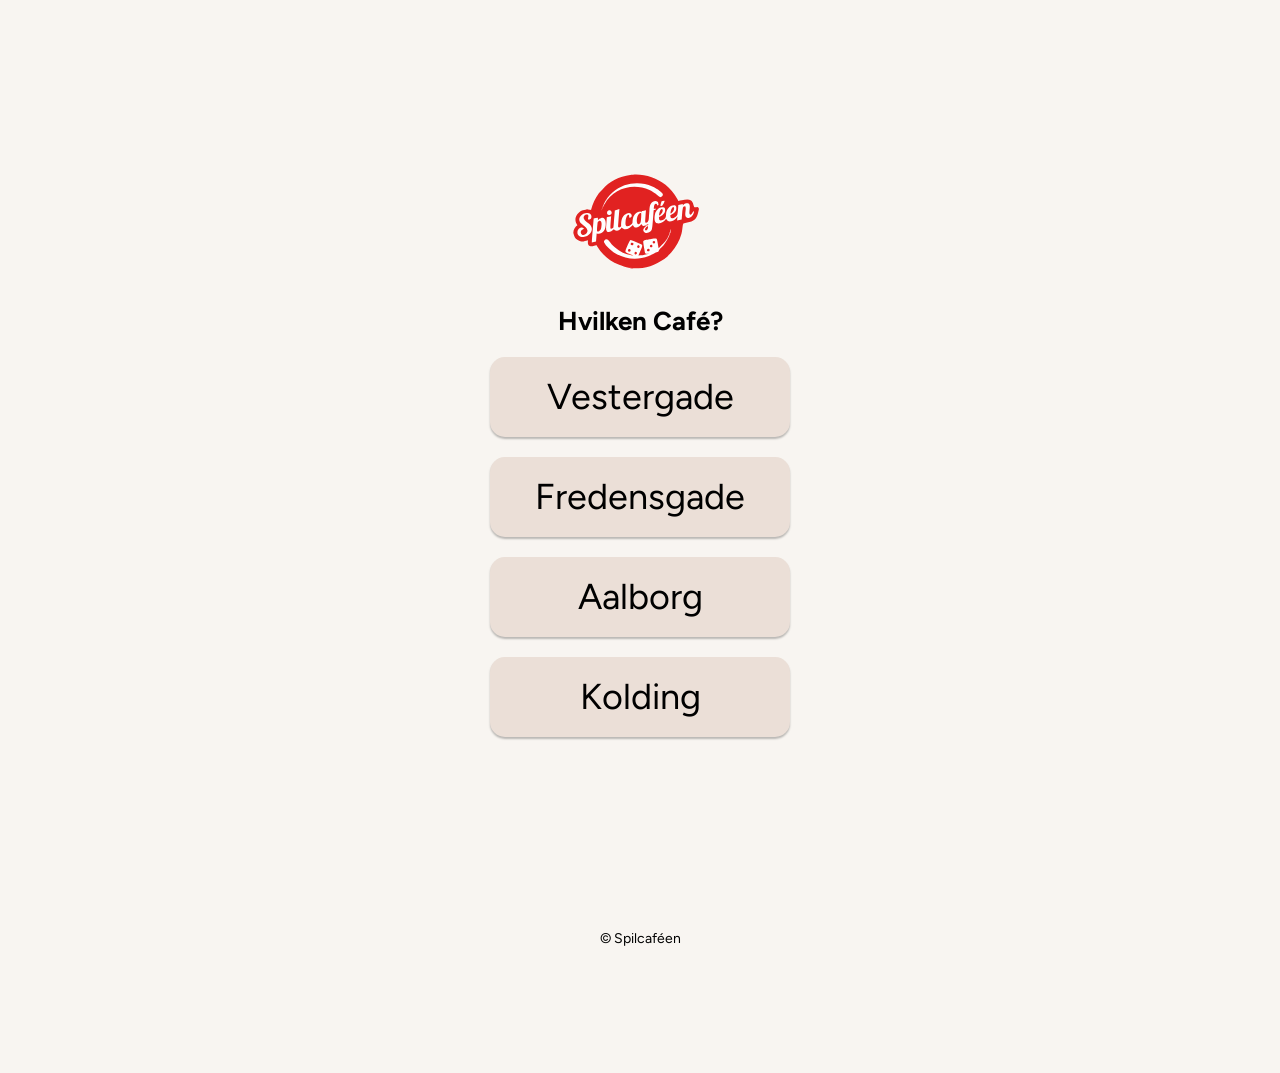
<file: index.html>
<!DOCTYPE html>
<html lang="da">
  <head>
    <meta charset="UTF-8" />
    <meta name="viewport" content="width=device-width, initial-scale=1.0" />
    <title>Vælg café - Spilcaféen</title>
    <link rel="shortcut icon" href="img/favicon.ico" type="image/x-icon" />
    <link rel="stylesheet" href="css/app.css" />
  </head>

<body>
  <main class="location">
    <h1 class="spilcafe-logo"><img src="img/svg-icons/spilcafeen-logo.svg" alt="Spilcaféen" width="120" height="84"></h1>
    <h2>Hvilken Café?</h2>
    <div class="button-container">
      <a href="sites/spilgalleri.html" class="button">Vestergade</a>
      <a href="#" class="button">Fredensgade</a>
      <a href="#" class="button">Aalborg</a>
      <a href="#" class="button">Kolding</a>
    </div>
  </main>

  <footer>
    <p>© Spilcaféen</p>
  </footer>

  <script src="js/app.js"></script>
</body>
</html>
</file>
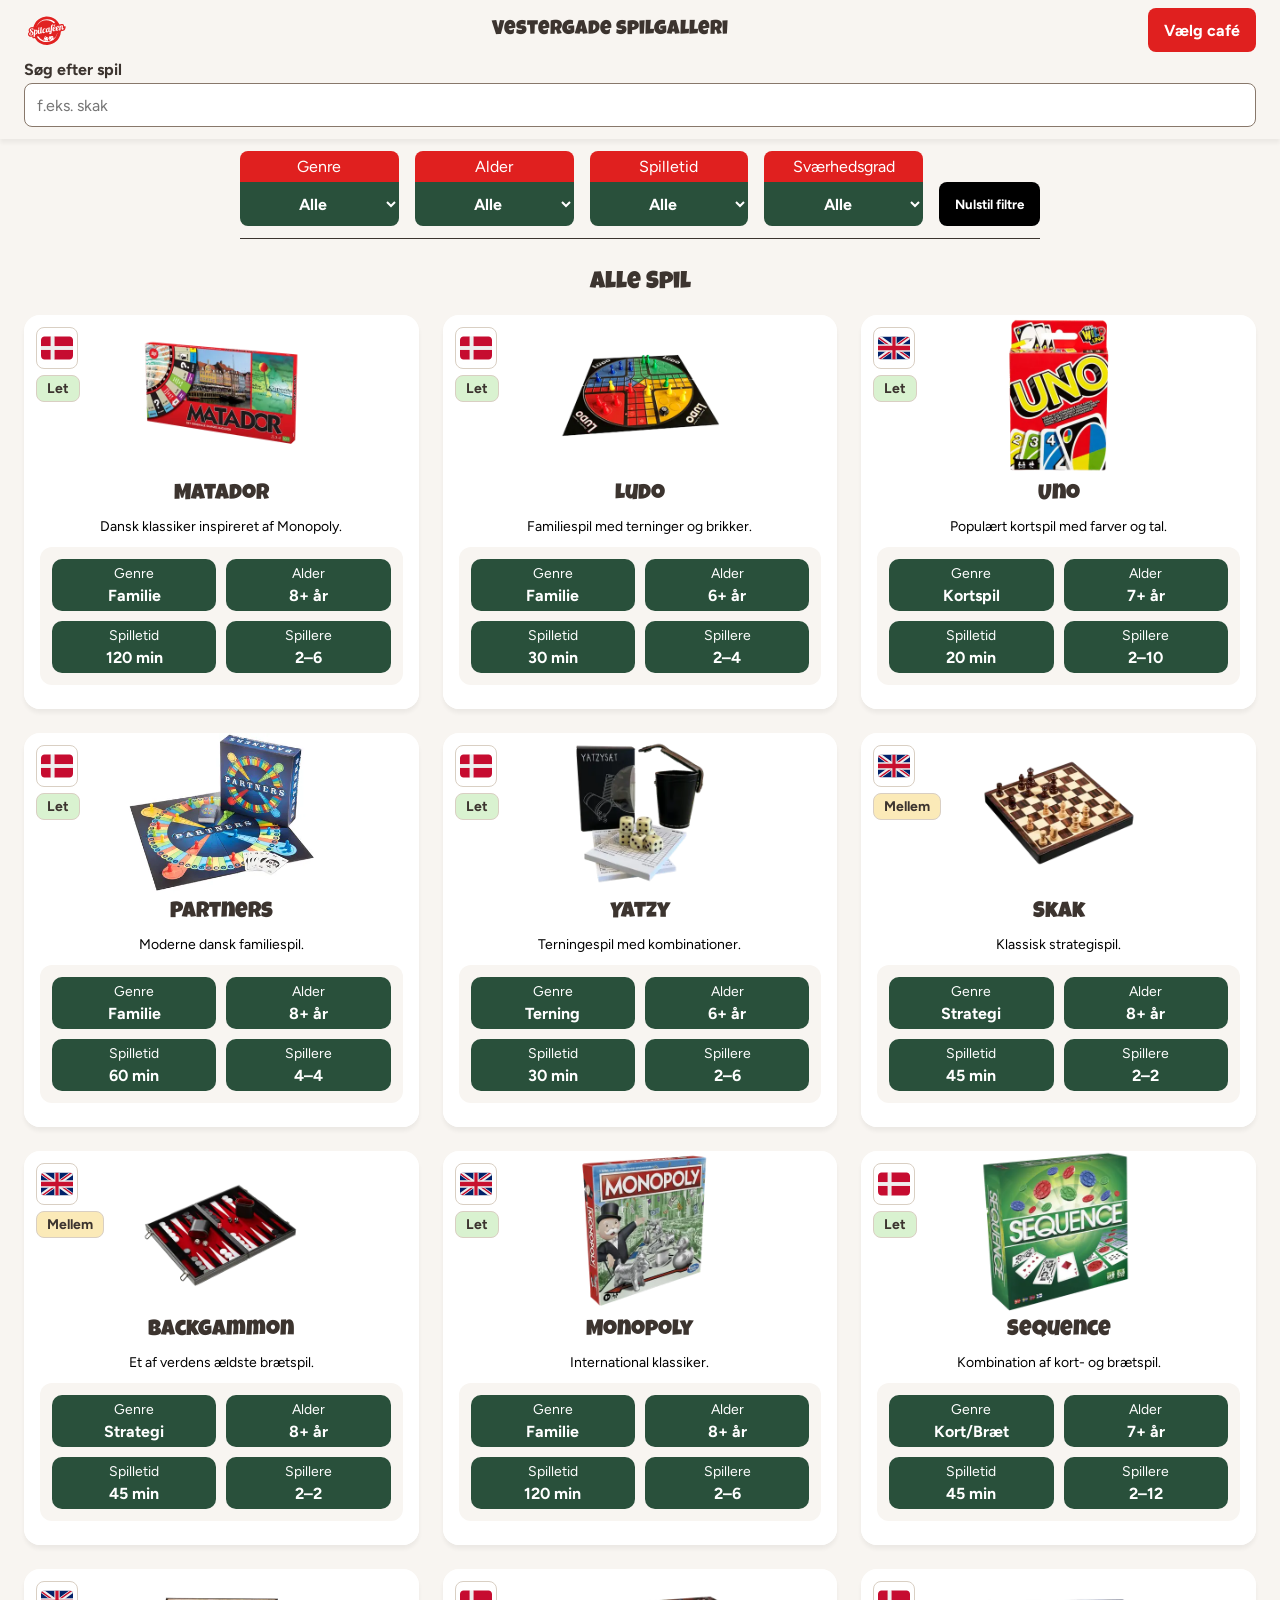
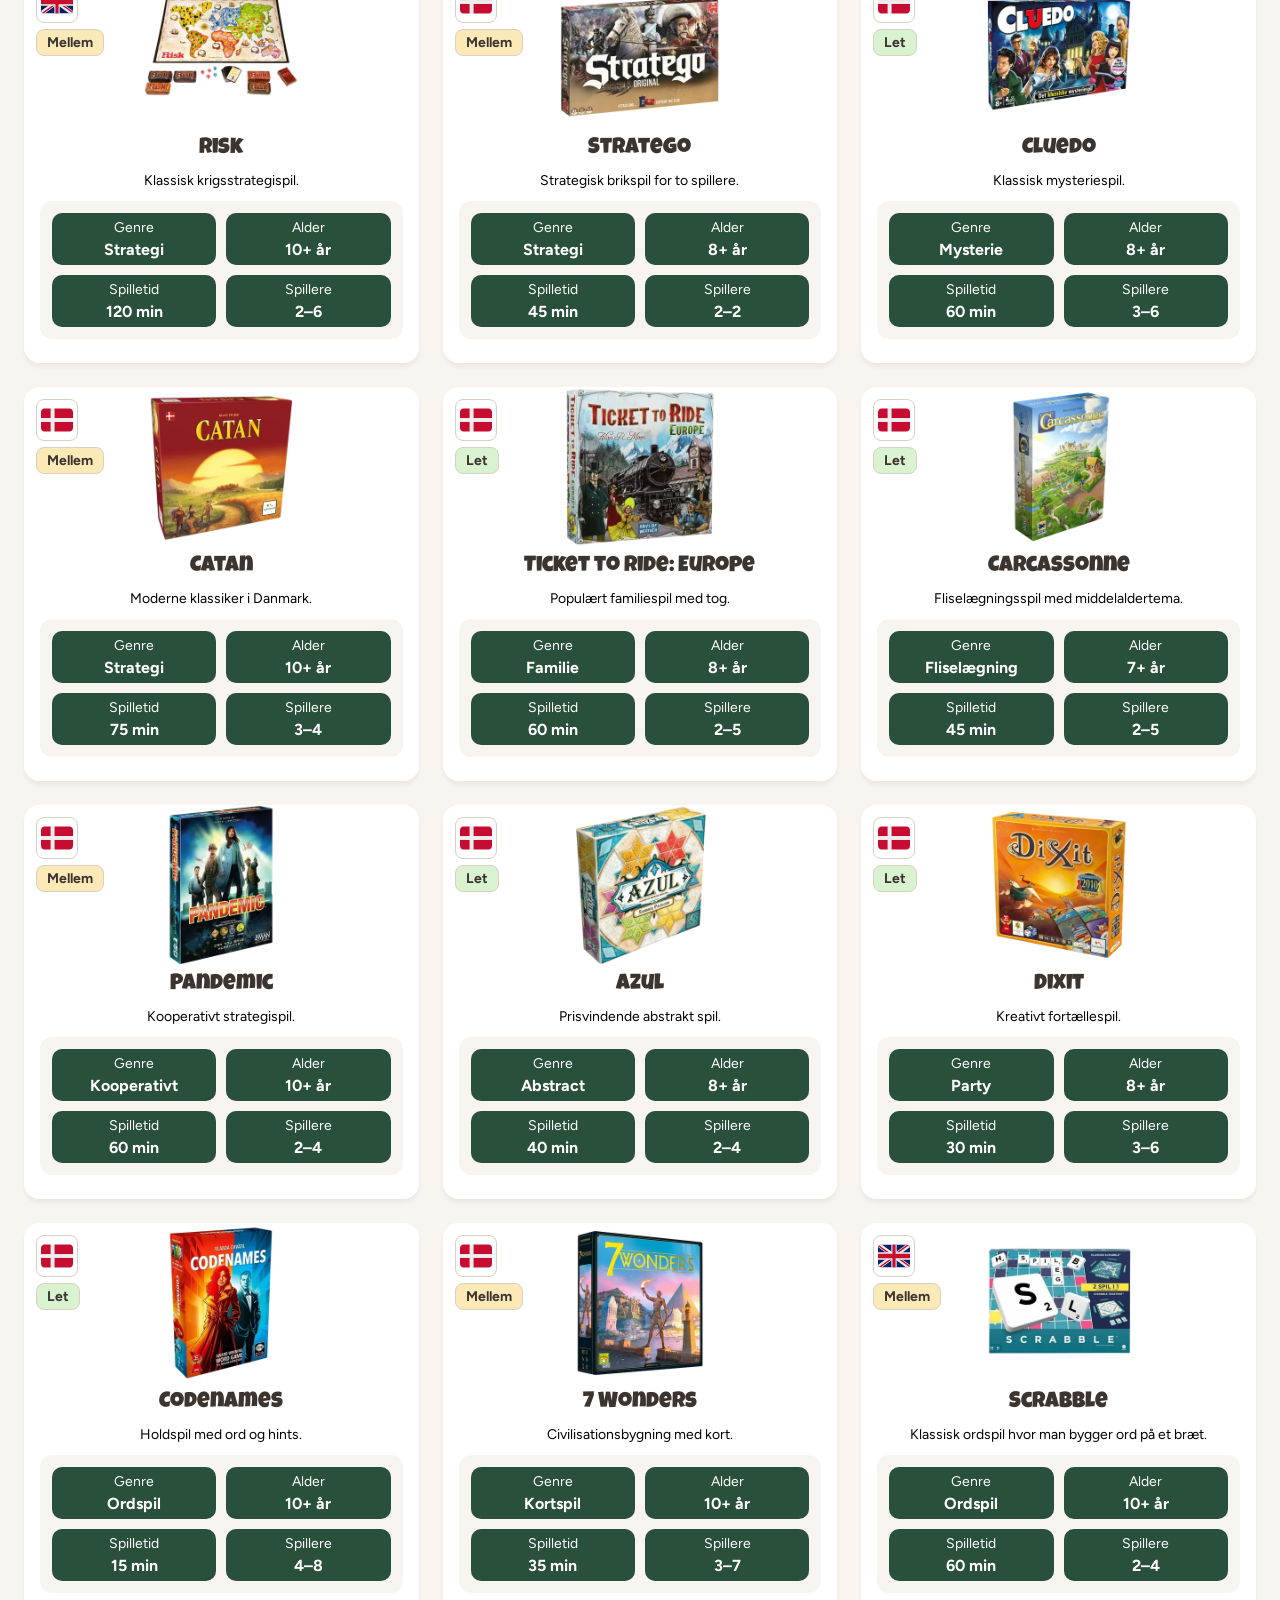
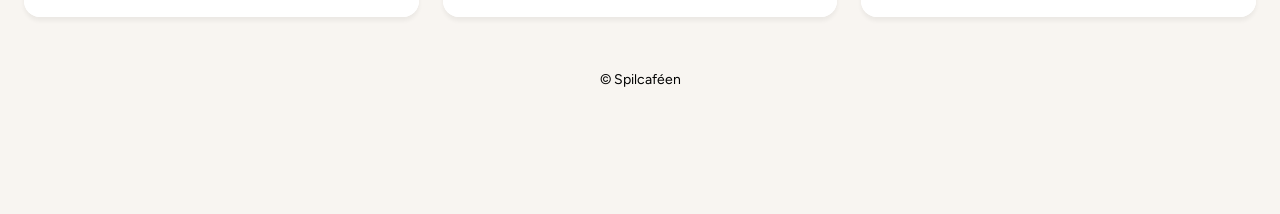
<file: sites/spilgalleri.html>
<!DOCTYPE html>
<html lang="da">
  <head>
    <meta charset="UTF-8" />
    <meta name="viewport" content="width=device-width, initial-scale=1.0" />
    <link rel="icon" href="../img/favicon.ico"/>
    <link rel="stylesheet" href="../css/app.css" />
    <title>Vestergade Spilgalleri - Spilcaféen</title>
  </head>
    
  <body>
    <header class="navbar">
      <img class="header-logo" src="../img/svg-icons/spilcafeen-logo.svg" alt="" width="120" height="84">
      <h1 class="spilgalleri-titel">Vestergade spilgalleri</h1>
      <a href="../index.html" class="back-btn">Vælg café</a>
    <div class="search-group" role="search">
      <label for="search-input">Søg efter spil</label>
      <input type="search" id="search-input" placeholder="f.eks. skak">
    </div>
    </header>
  
    <div class="filter-bar">
      <button type="button" id="open-filter">Filtrer</button>
    </div>

    <dialog id="filter-dialog" aria-labelledby="filter-title">
      
      <form method="dialog">
        <button class="close-filter" aria-label="Luk filter">✕</button>
        <h2 id="filter-title">Filtrer spil</h2>

        <div class="search-group" role="search">
          <label for="search-input-dialog">Søg efter spil</label>
          <input type="search" id="search-input-dialog" placeholder="f.eks. skak">
        </div>
      <div class="filter-grid">
      <div class="filter-group">
        <label for="genre-select">Genre</label>
        <select id="genre-select">
          <option value="all">Alle</option>
          <option value="Party">Party</option>
          <option value="Mysterie">Mysterie</option>
          <option value="Familie">Børne-/Familie</option>
          <option value="Deck-builder">Deck-builder</option>
          <option value="Quiz">Quiz</option>
          <option value="Terning">Terning</option>
          <option value="Kooperativt">Kooperativt</option>
          <option value="Abstract">Abstract</option>
          <option value="Ordspil">Ordspil</option>
          <option value="Kortspil">Kortspil</option>
          <option value="Strategi">Strategi</option>
          <option value="Fliselægning">Fliselægning</option>
        </select>
      </div>
      
      <div class="filter-group">
        <label for="age-select">Alder</label>
        <select id="age-select">
          <option value="all">Alle</option>
          <option value="6">6+</option>
          <option value="7">7+</option>
          <option value="8">8+</option>
          <option value="10">10+</option>
          <option value="18">18+</option>
        </select>
      </div>
      
      <div class="filter-group">
        <label for="playtime-select">Spilletid</label>
        <select id="playtime-select">
          <option value="all">Alle</option>
          <option value="15">15+ min</option>
          <option value="20">20+ min</option>
          <option value="30">30+ min</option>
          <option value="35">35+ min</option>
          <option value="40">40+ min</option>
          <option value="45">45+ min</option>
          <option value="60">60+ min</option>
          <option value="75">75+ min</option>
          <option value="120">120+ min</option>
        </select>
      </div>
      
      <div class="filter-group">
        <label for="difficulty-select">Sværhedsgrad</label>
        <select id="difficulty-select">
          <option value="all">Alle</option>
          <option value="Let">Let</option>
          <option value="Mellem">Mellem</option>
          <option value="Svær">Svær</option>
        </select>
      </div>
      </div>
      

      <p class="result-count" role="status"></p>
      <button class="show-games">Vis spil</button>
      <button type="button" id="reset-filter">Nulstil filtre</button>
    </form>
  </dialog>

    <main class="main-content">
      <!--Vestergade spil sektion-->
      <h2>Alle Spil</h2>
      <p class="result-count" role="status"></p>
      <!-- Spilcards bliver indsat her via JS -->
      <!--Alle spil sektion-->
      <section class="game-list-all"></section>
    </main>

    <!-- Footer -->
    <footer>
      <p>© Spilcaféen</p>
    </footer>

    <!-- Game Detail Modal -->
    <dialog id="game-dialog" aria-labelledby="dialog-title">
      <form method="dialog">
        <button id="close-dialog" aria-label="Luk spillekort">✕</button>
        <div id="dialog-content"></div>
      </form>
    </dialog>
  

    <script src="../js/app.js"></script>
  </body>
</html>
</file>
<file: css/app.css>
/* this is updated */
@font-face {
  font-family: "Luckiest Guy";
  src: url("../fonts/luckiest-guy-v25-latin-regular.woff2") format("woff2");
  font-weight: 400;
  font-display: swap;
}

@font-face {
  font-family: "Figtree";
  src: url("../fonts/figtree-v9-latin-regular.woff2") format("woff2");
  font-weight: 400;
  font-display: swap;
}

@font-face {
  font-family: "Figtree";
  src: url("../fonts/figtree-v9-latin-700.woff2") format("woff2");
  font-weight: 700;
  font-display: swap;
}
:root {
  /* Text styles */
  --header-font-family: "Luckiest Guy", sans-serif;
  --paragraph-font-family: "Figtree", sans-serif;
  --card-fontsize-header-1: 2.25rem;
  --header-color: #3C342F;
  --spilgalleri-titel-fontsize: 20px;
  --brand-red: #E0201F;
  --brand-green: #29503B;

  /* index standards */
  --page-background-color: #F8F5F1;

  /* Color styles */
  --card-background-color: #fff;


  /* effect styles */
  --shadow: 0 4px 4px 0 rgba(0, 0, 0, 0.05);
  --transition: 250ms ease;
}

/* Location index.html */

.spilcafe-logo {
  margin: 0;
}

.spilcafe-logo img {
  width: 160px;
  height: auto;
}

.spilgalleri-titel {
  grid-column: 2;
  margin: 0;
  text-align: center;
  color: var(--header-color);
  font-family: var(--header-font-family);
  font-size: var(--spilgalleri-titel-fontsize);
}

/* HTML */
html {
  scroll-padding: 150px;
}

/* Headings */

h2 {
  color: var(--header-color);
  font-family: var(--header-font-family);
}

/* Card in general */
/* Card */
.game-card {
  width: 100%; 
  display: flex;
  flex-direction: column;
  position: relative;
  border-radius: 16px;
  background: var(--card-background-color);
  box-shadow: var(--shadow);
  z-index: 1;
  transition: transform 400ms ease, box-shadow 400ms ease;
}

.game-card:focus-within {
  outline: 3px solid #0057ff;
  outline-offset: 2px;
}
.game-card:hover {
cursor: pointer; box-shadow: 0 4px 12px rgba(0, 0, 0, 0.15);
transform: scale(1.02);
}

/* card badges language */
.card-badges {
  position: absolute;
  top: 12px;
  left: 12px;
  display: flex;
  flex-direction: column;
  align-items: flex-start;
  gap: 6px;
  list-style: none;
  margin: 0;
  padding: 0;
}

/* Card badge difficulty */
.badge {
  padding: 4px 10px;
  border-radius: 8px;
  background: #ffffff;
  color: var(--header-color);
  border: 1px solid #d9cfc3;
  font-family: var(--paragraph-font-family);
  font-size: 0.875rem;
  font-weight: 700;
}

/* badge outer stroke */
.badge-icon {
  padding: 4px;
  line-height: 0;
}

/* bade image size */
.badge-icon img {
  display: block;
  width: 32px;
  height: 32px;
}

/* Cards tag - before opening */

/* Card badge difficulty color */
.badge-let {
  background: #D9F2D0;
}

.badge-mellem {
  background: #FBEAB8;
}

.badge-svaer {
  background: #F9D3CF;
}


/* kort Btn. border styling */
.card-open-btn {
  background: none;
  border: none;
  padding: 0;
  margin: 0;
  font: inherit;
  color: inherit;
  text-align: center;
  cursor: pointer;
}

/* Øvre card */
.top-card {
  position: relative;
  width: 100%;
  height: 180px;
  border-radius: 16px 16px 0 0;
  overflow: hidden;
}


/* Billede af brætspil */
.game-image {
  width: 100%;
  height: 100%;
  object-fit: contain;
  background: var(--card-background-color);
  transition: var(--transition);
  border-radius: 16px 16px 0 0;
  display: block;
}

/* Nedre card */
.bottom-card {
  width: 100%;
  padding: 8px 16px;
  box-sizing: border-box;
  border-radius: 0 0 16px 16px;
  background: var(--card-background-color);
  display: flex;
  flex-direction: column;
  align-items: flex-start;
  gap: 4px;
}



/* Card titel front page */
.card-titel {
  display: flex;
  flex-direction: column;
  align-items: center;
  align-self: stretch;
  text-align: center;
  font-family: var(--header-font-family);
  font-size: var(--card-fontsize-header-1);
  margin: 0;
  padding: 0;
  overflow-wrap: anywhere;
}

/* Text for card description */
.card-description {
  font-family: var(--paragraph-font-family);
  font-size: 14px;
  margin: 8px 0 0;
  align-self: stretch;
  text-align: center;
}

/* FORSIDE */

body {
  margin: 0;
  background-color: var(--page-background-color);
  font-family: var(--paragraph-font-family);
  /* stops browser from making a fake "fat" font - luckiest guy only has weight 400 */
  font-synthesis: none;
}

footer {
  padding: 16px 16px 112px;
  text-align: center;
  font-family: var(--paragraph-font-family);
  font-size: 14px;
}

/*LOCATIONSIDE*/

.location {
  margin: 0;
  min-height:100vh;
  display:flex;
  flex-direction:column;
  justify-content: center;
  align-items: center;
}

.location h2 {
  color: #000;
  text-align: center;
  font-family: var(--paragraph-font-family);
  font-size: 26px;
  font-weight: 700;
  margin-bottom: 20px;
}

.button-container {
  display: flex;
  flex-direction: column;
  gap: 20px;
  align-items: center;
}

.button {
  display: inline-flex;
  justify-content: center;
  align-items: center;
  width: 300px;
  height: 80px;
  background: #ebdfd7;
  color: #000;
  font-size: 36px;
  font-family: var(--paragraph-font-family);
  font-weight: 400;
  text-decoration: none;
  border-radius: 15px;
  box-shadow: 0 2px 2px rgba(0, 0, 0, 0.25);
  cursor: pointer;
  transition: background 0.2s, transform 0.2s;
}

.button:hover {
  background: #d8cfc3;
  transform: translateY(-2px);
}

/*SPILGALLERISIDE*/
/*Navbar*/
.navbar {
  position: sticky;
  top: 0;
  z-index: 5;
  display: grid;
  grid-template-columns: 48px 1fr auto;
  justify-content: center;
  align-items: center;
  gap: 8px;
  padding: 8px 24px 12px;
  background-color: var(--page-background-color);
  box-shadow: var(--shadow);
}

.header-logo {
  width: 48px;
  height: auto;
}

/* "vælg café" button */
.back-btn {
  justify-content: center;
  display: inline-flex;
  align-items: center;
  min-height: 44px;
  padding: 0 16px;
  border-radius: 8px;
  background: var(--brand-red);
  color: #FFF;
  white-space: nowrap;
  font-family: var(--paragraph-font-family);
  font-weight: 700;
  text-decoration: none;
}

/* SEARCHBAR */
.search-group {
  grid-column: 1 / -1;
  display: flex;
  flex-direction: column;
  gap: 4px;
}

.search-group label {
  font-family: var(--paragraph-font-family);
  font-weight: 700;
  color: var(--header-color);
}

#search-input, #search-input-dialog {
  min-height: 44px;
  padding: 0 12px;
  border: 1px solid #88786b;
  border-radius: 8px;
  background: #fff;
  font-family: var(--paragraph-font-family);
  font-size: 1rem;
}

/* Focus visible "vælg cafe / filter / searchbar" */
.back-btn:focus-visible, #open-filter:focus-visible, #search-input:focus-visible, #search-input-dialog:focus-visible {
  outline: 3px solid var(--header-color);
  outline-offset: 3px;
}


/* Filter bar */
.filter-bar {
  position: fixed;
  bottom: 16px;
  left:50%;
  transform: translateX(-50%);
  z-index:10;
}

#open-filter {
  width: 80px;
  height: 80px;
  border: none;
  border-radius: 16px;
  background: var(--brand-red);
  color: #fff;
  font-family: var(--paragraph-font-family);
  font-size: 1rem;
  font-weight: 700;
  box-shadow: 0 4px 12px rgba(0, 0, 0, 0.25);
  cursor: pointer;
}

.main-content {
  padding: 0 24px 24px;
}

.main-content h2, .main-content .result-count {
  text-align: center;
}

/* Dialog filter - size */
#filter-dialog {
  box-sizing:border-box;
  width: 100%;
  max-width: 100%;
  max-height: 100dvh;
  margin-inline: 0;
  padding: 24px;
  background-color: var(--page-background-color);
  border: none;
}

#filter-title {
  margin: 0 0 24px;
  font-size: 2rem;
}

/* Dialog filter - close button */
.close-filter {
  position: absolute;
  top: 16px;
  right: 16px;
  width: 50px;
  height: 50px;
  border: none;
  background: none;
  color: #000;
  font-size: 2rem;
  cursor: pointer;
}

.filter-grid {
  display: grid;
  grid-template-columns: repeat(2, minmax(0, 1fr));
  gap: 16px;
  margin-top: 24px;
}

.filter-group {
  position: relative;
  display: flex;
  flex-direction: column;
  border-radius: 8px;
  overflow: hidden;
}

/* Top filter */
.filter-group label {
  padding: 10px 8px;
  background: var(--brand-red);
  color: #fff;
  font-family: var(--paragraph-font-family);
  font-size: 1rem;
  text-align: center;
}

/* buttom filter */
.filter-group select {
  min-height: 44px;
  border: none;
  background: var(--brand-green);
  color: #fff;
  padding: 8px;
  font-family: var(--paragraph-font-family);
  font-size: 1rem;
  font-weight: 700;
  text-align: center;
  cursor: pointer;
}
/* Dropdown-liste background */
.filter-group option {
  background: #fff;
  color: var(--header-color);
}

/* Filter font */
.result-count {
  font-family: var(--paragraph-font-family);
}

/* filter result of filtering */
#filter-dialog .result-count {
  margin: 24px 0 8px;
  padding-top: 24px;
  border-top: 1px solid #88786b;
  font-size: 1.125rem;
}

.show-games {
  width: 100%;
  min-height: 44px;
  border: none;
  border-radius: 8px;
  background: var(--brand-red);
  color: #fff;
  font-family: var(--paragraph-font-family);
  font-size: 1rem;
  font-weight: 700;
  cursor: pointer;
}

#reset-filter {
  display: block;
  margin: 24px auto 0;
  padding: 8px 16px;
  border: none;
  border-radius: 8px;
  background: #000;
  color: #fff;
  font-family: var(--paragraph-font-family);
  font-weight: 700;
  cursor: pointer;
}

/* --- ALLE SPIL (grid) --- */
.game-list-all {
  display: grid;
  grid-template-columns: 1fr;
  gap: 24px;

  margin: 0 auto;
  align-items: start;
  min-height: 100vh;
}








/* ====== DIALOG ====== */
#game-dialog {
  width: min(800px, 90%);
  max-height: 90vh;
  border: none;
  border-radius: 16px;
  background: var(--card-background-color);
  padding: 20px;
  overflow: hidden;
}

#game-dialog::backdrop {
  background: rgba(2, 2, 2, 0.6);
  backdrop-filter: blur(2px);
}

#dialog-content {

  display: flex;
  flex-direction: column;
  max-height: calc(90vh - 40px);
  overflow-y:auto; 
  
}

#dialog-content img {
  width: 100%;
  height: 350px;
  object-fit: contain;
  
}

.dialog-details {
  padding: 20px;
  display: flex;
  flex-direction: column;
}


.dialog-details h2 {
  font-size: 2rem;
  margin-bottom: 0.5rem;
  font-family: var(--header-font-family);
}

.dialog-details p {
  margin-bottom: 0.5rem;
  font-size: 1rem;
  font-family: var(--paragraph-font-family);
}

.dialog-details .game-description {
  margin-top: 1rem;
  line-height: 1.6;
}

/* Close btn for dialog */
#close-dialog {
  position: absolute;
  top: 12px;
  right: 12px;
  z-index: 1;
  min-height: 44px;
  padding: 8px 14px;
  border: 1px solid #88786b;
  border-radius: 24px;
  background: #f8f5f0;
  color: #3c342f;
  cursor: pointer;
}

/* 2 boxes for fact-list */
.fact-list {
  list-style: none;
  margin: 0 0 1.5rem;
  padding: 0;
  display: grid;
  grid-template-columns: repeat(2, minmax(0, 1fr));
  gap: 10px;
}

/* Fact-list styling */
.fact-list li {
  padding: 11px 13px;
  background: var(--brand-green);
  border-radius: 10px;
  font-family: var(--paragraph-font-family);
  font-size: 1.125rem;
  font-weight: 700;
  color: #fff;
  text-align: center;
  overflow-wrap: anywhere;
}

/* styling for factlabel */
.fact-label {
  display: block;
  margin-bottom: 4px;
  font-size: 0.875rem;
  font-weight: 400;
  color: #fff;
}

.game-card .fact-list {
  align-self: stretch;
  margin: 8px 0 16px;
  padding: 12px;
  border-radius: 12px;
  background: var(--page-background-color)
}

/* About / Rules for game */
#game-dialog summary {
  min-height: 48px;
  padding: 12px 18px;
  border-radius: 12px;
  background: #bc201f;
  color: #fff;
  font-weight: 700;
  cursor: pointer;
}

.game-rules {
  margin-top: 1rem;
  line-height: 1.6;
}

/* outline Styling for dialog and close dialog */
#close-dialog:focus-visible,
#game-dialog summary:focus-visible,
.filter-group select:focus-visible,
.show-games:focus-visible,
#reset-filter:focus-visible,
.close-filter:focus-visible {
  outline: 3px solid #3c342f;
  outline-offset: 4px;
}

.filter-group:has(select:focus-visible) {
  outline:3px solid #3C342F;
  outline-offset: 3px;
}

/* hidden for screenreader  */
.visually-hidden {
  position: absolute;
  width: 1px;
  height: 1px;
  overflow: hidden;
  clip-path: inset(50%);
  white-space: nowrap;
}


/* MEDIA RESPONSIVE DESIGN */

/* Tablet 768px */

/* 2 cards column */
@media (min-width: 768px) {
  .game-list-all {
    grid-template-columns: repeat(2, 1fr);
  }

  /* Standard filter instead of dialog */
  #filter-dialog {
    display: block;
    position: sticky;
    top:139px;
    z-index: 4;
    width: auto;
    max-width:none;
    max-height: none;
    margin: 0 auto;
    padding: 12px 24px;
    background-color: var(--page-background-color);
  }

  /* filter and reset filter in a row */
  #filter-dialog form {
    display: grid;
    grid-template-columns: 1fr auto;
    align-items: end;
    gap: 16px;
    max-width: 800px;
    margin: 0 auto;
    padding-bottom: 12px;
    border-bottom: 1px solid var(--header-color);
  }



  /* FILTER DIALOG REMOVE - Removing filter dialog specific details */
  .filter-bar,
  .close-filter,
  #filter-dialog .search-group,
  #filter-dialog .result-count,
  .show-games {
    display: none;
  }

  /* TITLE - hidden, but shown by  */
  #filter-title {
    position: absolute;
    width: 1px;
    height: 1px;
    overflow: hidden;
    clip-path: inset(50%);
    white-space: nowrap;
  }
  /* FILTERS - 4 filters in grid system */
  .filter-grid {
    grid-template-columns: repeat(4, 1fr);
    margin-top: 0px;
  }

  /* filter label (red) */
  .filter-group label {
    padding: 6px 8px;
  }

  /* RESET FILTER - placement to the right */
  #reset-filter {
    margin: 0;
    min-height: 44px;
  }

  .navbar .search-group {
    justify-content: center;
  }

  /* card size reduced */
  
  .top-card {
    height: 160px;
  }

  .card-titel {
    font-size: 1.4rem;
  }

  .game-card .fact-list li {
    padding: 6px 8px;
    font-size: 1rem;
  }

  .filter-group select {
    min-height: 44px;
  }
}

/* desktop media query 1200 */

@media (min-width: 1200px) {
  .game-list-all {
    grid-template-columns: repeat(3, 1fr);
  }
}

/* desktop media query 1600 */

@media (min-width: 1600px) {
  .game-list-all {
    grid-template-columns: repeat(4, 1fr);
  }
}
</file>
